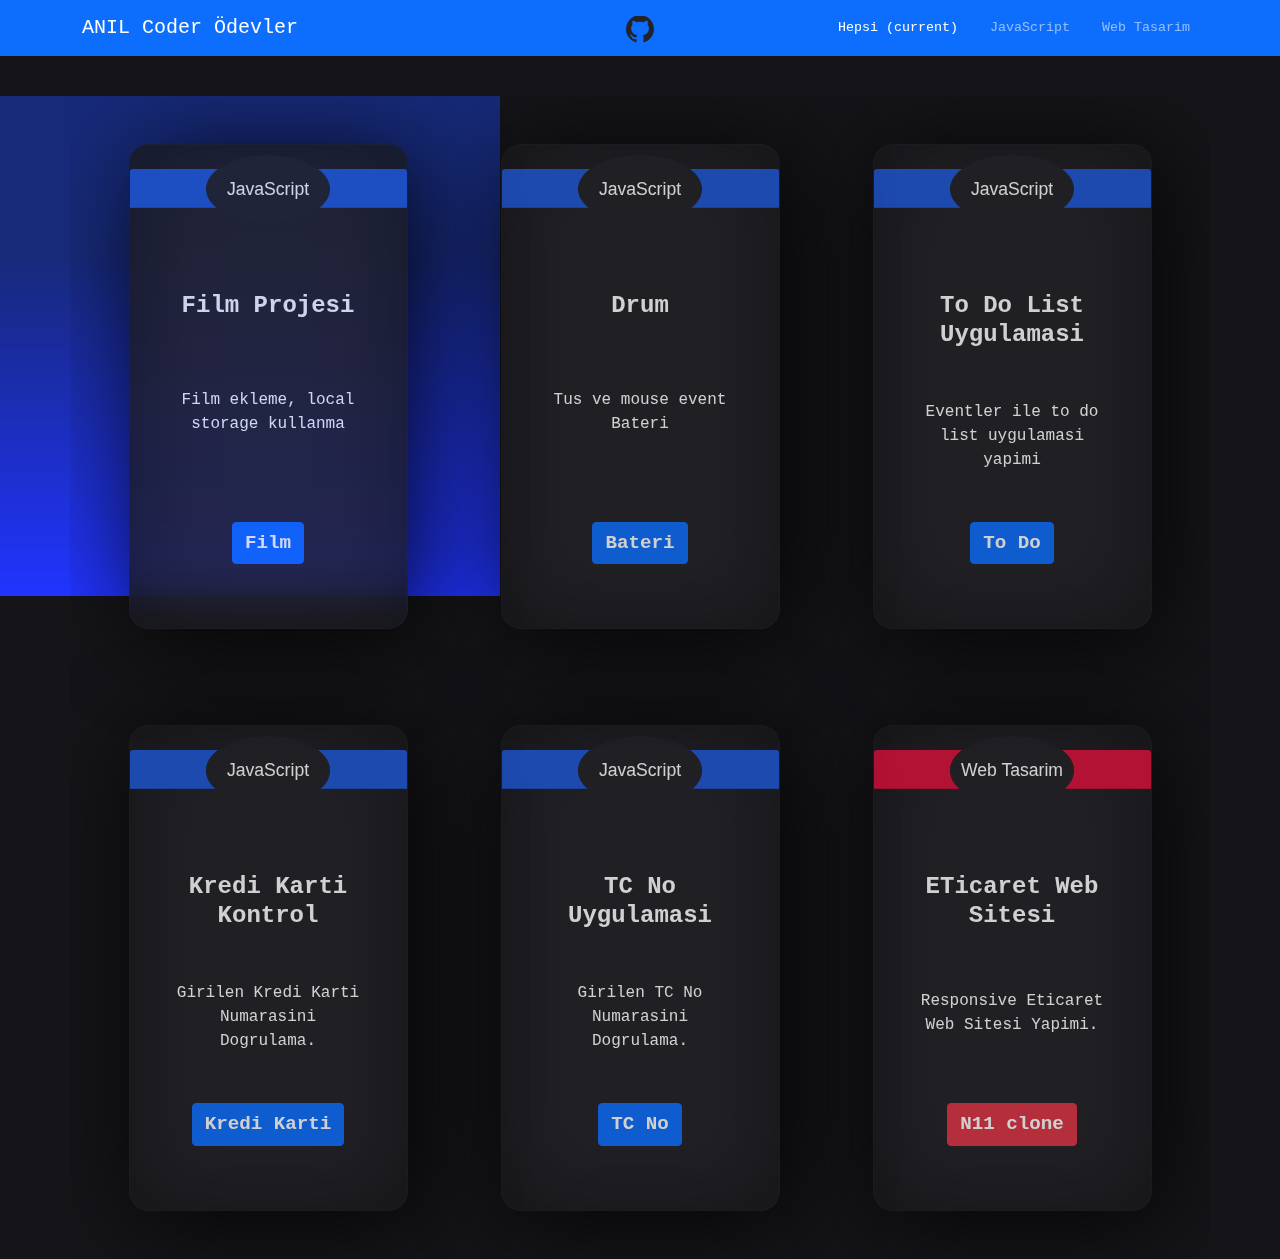
<file: index.html>
<!DOCTYPE html>
<html lang="en">

<head>
    <meta charset="UTF-8">
    <meta http-equiv="X-UA-Compatible" content="IE=edge">
    <meta name="viewport" content="width=device-width, initial-scale=1.0">
    <title>Document</title>
    <link rel="stylesheet" href="css/blob.css">

    <link rel="stylesheet" href="css/bootstrap.css">

    <link rel="stylesheet" href="css/site.css">
    <link href="https://cdn.jsdelivr.net/npm/bootstrap-icons@1.5.0/font/bootstrap-icons.css" rel="stylesheet" />

</head>

<body>


    <!-- NAVBAR -->
    <div class="bg-primary navigate">
        <nav class="navbar container navbar-expand-lg navbar-dark bg-primary navigate">
            <a class="navbar-brand" href="#">ANIL Coder Ödevler</a>
            <button class="navbar-toggler" type="button" data-bs-toggle="collapse" data-bs-target="#navbarNavAltMarkup"
                aria-controls="navbarNavAltMarkup" aria-expanded="false" aria-label="Toggle navigation">
                <span class="navbar-toggler-icon"></span>
            </button>

            <div class="collapse navbar-collapse justify-content-end" id="navbarNavAltMarkup">
                <div class="navbar-nav ">
                    <a class="nav-item ms-3 nav-link active" onclick="hepsi()" href="#">Hepsi <span
                            class="sr-only">(current)</span></a>
                    <a class="nav-item ms-3 nav-link" onclick="jscript()" href="#">JavaScript</a>
                    <a class="nav-item ms-3 nav-link" onclick="webtasarim()" href="#">Web Tasarim</a>
                </div>
            </div>
        </nav>
    </div>
    <div class="container github ">
        <a class="d-flex justify-content-center" href="https://github.com/orgey/Anil"><i
                class="bi bi-github git fs-3"></i></a>
    </div>
    <div class="position-absolute">
        <div class="blob">
        </div>

    </div>



    <div class="container ">
        <div class="d-flex flex-row-reverse flex-wrap-reverse justify-content-around ">
            <div class="card box text-center col-8 col-md-5 col-lg-3 my-5 mx-4 webtasarim">
                <p class="card-header"></p>
                <div class="card-body d-flex flex-wrap justify-content-around my-5 mx-4">
                    <h4 class="card-title">ETicaret Web Sitesi</h4>
                    <p class="card-text">Responsive Eticaret Web Sitesi Yapimi. </p>
                    <a href="pages/eticaret.html" class="btn btn-danger row align-self-end">N11 clone</a>
                </div>
            </div>
            <div class="card box text-center col-8 col-md-5 col-lg-3 my-5 mx-4 javascript">
                <p class="card-header data-tilt"></p>
                <div class="card-body d-flex flex-wrap justify-content-around my-5 mx-4 ">
                    <h4 class="card-title">TC No Uygulamasi</h4>
                    <p class="card-text">Girilen TC No Numarasini Dogrulama.</p>
                    <a href="pages/TCNo.html" class="btn btn-primary row align-self-end">TC No</a>

                </div>
            </div>

            <div class="card box text-center col-8 col-md-5 col-lg-3 my-5 mx-4 javascript">
                <p class="card-header"></p>
                <div href="pages/kredikarti.html" class="card-body d-flex flex-wrap justify-content-around my-5 mx-4">
                    <h4 class="card-title">Kredi Karti Kontrol</h4>

                    <p class="card-text">Girilen Kredi Karti Numarasini Dogrulama.</p>
                    <a href="pages/kredikarti.html" class="btn btn-primary row align-self-end">Kredi Karti</a>
                </div>
            </div>
            <div class="card box text-center col-8 col-md-5 col-lg-3 my-5 mx-4 javascript">
                <p class="card-header"></p>
                <div class="card-body d-flex flex-wrap justify-content-around my-5 mx-4">
                    <h4 class="card-title">To Do List Uygulamasi</h4>
                    <p class="card-text">Eventler ile to do list uygulamasi yapimi</p>
                    <a href="pages/todo.html" class="btn btn-primary row align-self-end">To Do</a>
                </div>
            </div>
            <div class="card box text-center col-8 col-md-5 col-lg-3 my-5 mx-4 javascript">
                <p class="card-header"></p>
                <div class="card-body d-flex flex-wrap justify-content-around my-5 mx-4">
                    <h4 class="card-title">Drum</h4>
                    <p class="card-text">Tus ve mouse event Bateri</p>
                    <a href="pages/drum.html" class="btn btn-primary row align-self-end">Bateri</a>
                </div>
            </div>
            <div class="card box text-center col-8 col-md-5 col-lg-3 my-5 mx-4 javascript">
                <p class="card-header"></p>
                <div class="card-body d-flex flex-wrap justify-content-around my-5 mx-4">
                    <h4 class="card-title">Film Projesi</h4>
                    <p class="card-text">Film ekleme, local storage kullanma</p>
                    <a href="pages/film.html" class="btn btn-primary row align-self-end">Film</a>
                </div>
            </div>


        </div>
    </div>
    </div>
    </div>


    <script src="js/index.js"></script>
    <script src="https://cdn.jsdelivr.net/npm/bootstrap@5.2.0-beta1/dist/js/bootstrap.min.js"
        integrity="sha384-kjU+l4N0Yf4ZOJErLsIcvOU2qSb74wXpOhqTvwVx3OElZRweTnQ6d31fXEoRD1Jy"
        crossorigin="anonymous"></script>
</body>

</html>
</file>
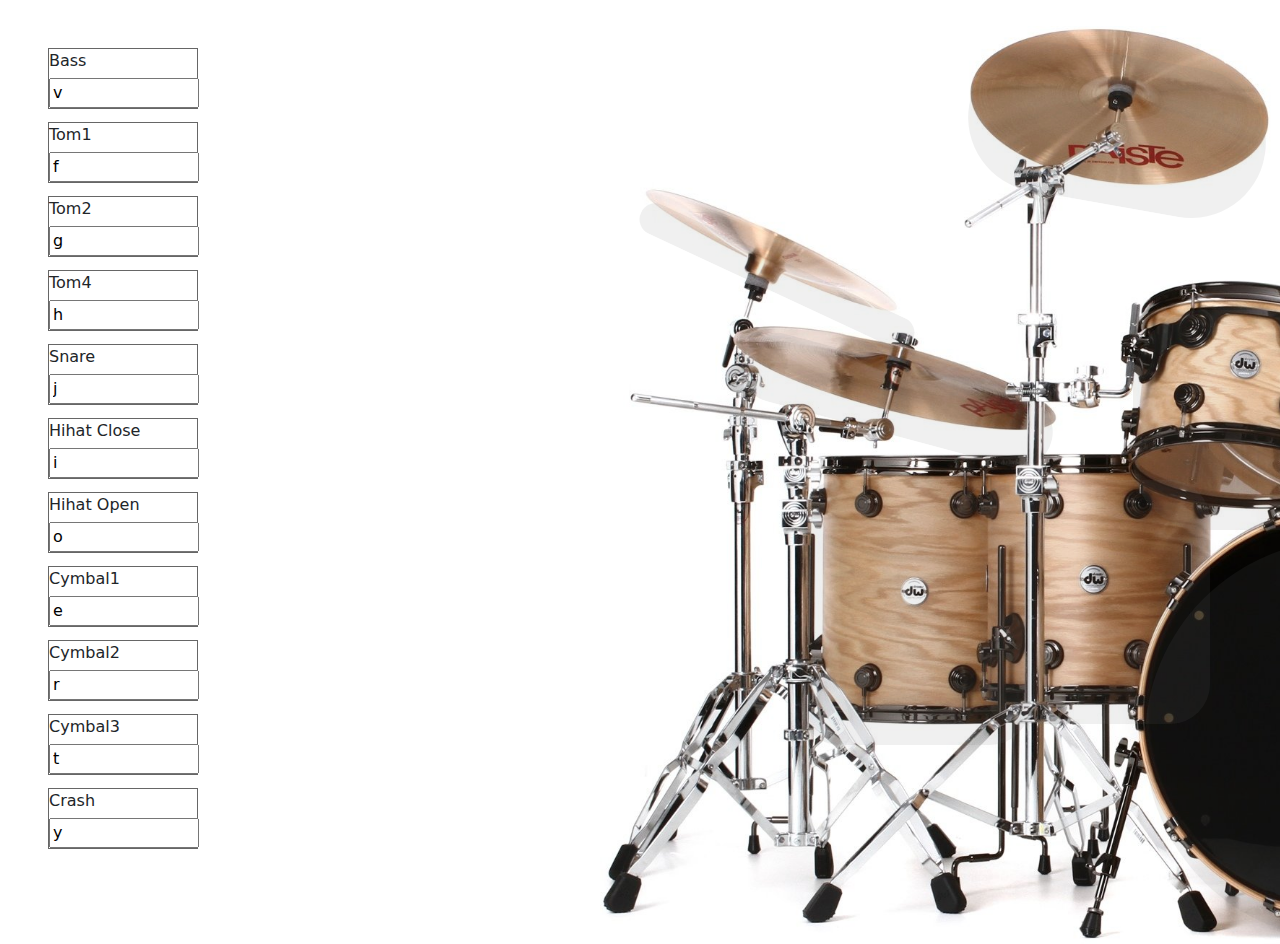
<file: pages/drum.html>
<!DOCTYPE html>
<html lang="en">

<head>
    <meta charset="UTF-8">
    <meta http-equiv="X-UA-Compatible" content="IE=edge">
    <meta name="viewport" content="width=device-width, initial-scale=1.0">
    <title>To Do</title>
    <link href="https://cdn.jsdelivr.net/npm/bootstrap-icons@1.5.0/font/bootstrap-icons.css" rel="stylesheet" />
    <link rel="stylesheet" href="../css/bootstrap.css">
    <link rel="stylesheet" href="../css/drum.css">
</head>

<body>


    <img id="imgDrum" src="../img/Drum/drum.jpg" alt="">
    <button id="bass" onclick="Play('bass')" onclick="Play(bass)" class="drums"></button>
    <button id="tom1" onclick="Play('tom1')" class="drums"></button>
    <button id="tom2" onclick="Play('tom2')" class="drums"></button>
    <button id="tom3" onclick="Play('tom3')" class="drums"></button>
    <button id="tom4" onclick="Play('tom4')" class="drums"></button>
    <button id="snare" onclick="Play('snare')" class="drums"></button>
    <button id="hihattop" class="hihatclose drums" onclick="Play(hihattop.classList)"></button>
    <button id="hihatbot" class="hihatclose drums" onclick="Play(hihattop.classList)"></button>
    <button id="cymbal1" onclick="Play('cymbal1')" class="drums"></button>
    <button id="cymbal2" onclick="Play('cymbal2')" class="drums"></button>
    <button id="cymbal3" onclick="Play('cymbal3')" class="drums"></button>
    <button id="crash" onclick="Play('crash')" class="drums"></button>
    <button id="hihatdurum" onclick="hihatDurum(hihattop.classList)">Hihat Close</button>
    <div class="keymap ms-5 pt-5">
        <div class="box">
            <p>Bass</p>
            <input id="basskey" class="tuslar" type="text" value="v" maxlength="1" >
        </div>
        <div class="box">
            <p>Tom1</p>
            <input id="tom1key" class="tuslar" type="text" value="f" maxlength="1">
        </div>
        <div class="box">
            <p>Tom2</p>
            <input id="tom2key" class="tuslar" type="text" value="g" maxlength="1">
        </div>
        <div class="box">
            <p>Tom4</p>
            <input id="tom4key" class="tuslar" type="text" value="h" maxlength="1">
        </div>
        <div class="box">
            <p>Snare</p>
            <input id="snarekey" class="tuslar" type="text" value="j" maxlength="1">
        </div>
        <div class="box">
            <p>Hihat Close</p>
            <input id="hihatclose drumskey" class="tuslar" type="text" value="i" maxlength="1">
        </div>
        <div class="box">
            <p>Hihat Open</p>
            <input id="hihatopen drumskey" class="tuslar" type="text" value="o" maxlength="1">
        </div>
        <div class="box">
            <p>Cymbal1</p>
            <input id="cymbal1key" class="tuslar" type="text" value="e" maxlength="1">
        </div>
        <div class="box">
            <p>Cymbal2</p>
            <input id="cymbal2key" class="tuslar" type="text" value="r" maxlength="1">
        </div>
        <div class="box">
            <p>Cymbal3</p>
            <input id="cymbal3key" class="tuslar" type="text" value="t" maxlength="1">
        </div>
        <div class="box">
            <p>Crash</p>
            <input id="crashkey" class="tuslar" type="text" value="y" maxlength="1">
        </div>









    </div>

    <script src="../js/drum.js"></script>
    <script src="https://cdn.jsdelivr.net/npm/bootstrap@5.2.0-beta1/dist/js/bootstrap.min.js"
        integrity="sha384-kjU+l4N0Yf4ZOJErLsIcvOU2qSb74wXpOhqTvwVx3OElZRweTnQ6d31fXEoRD1Jy"
        crossorigin="anonymous"></script>
</body>

</html>
</file>
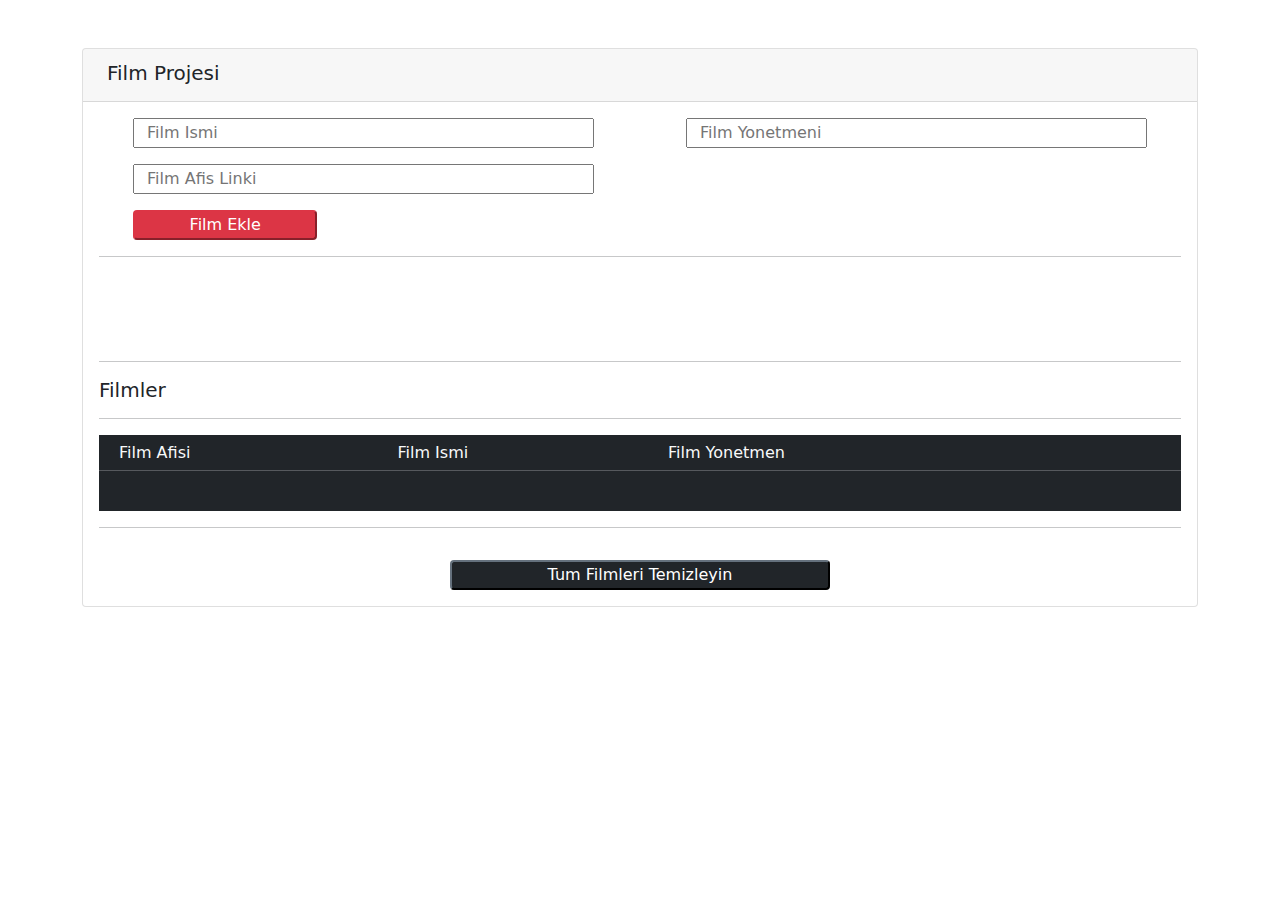
<file: pages/film.html>
<!DOCTYPE html>
<html lang="en">
  <head>
    <meta charset="UTF-8" />
    <meta http-equiv="X-UA-Compatible" content="IE=edge" />
    <meta name="viewport" content="width=device-width, initial-scale=1.0" />
    <title>Film Projesi</title>
    <link rel="stylesheet" href="../css/bootstrap.css" />
    <link
      href="https://cdn.jsdelivr.net/npm/bootstrap-icons@1.5.0/font/bootstrap-icons.css"
      rel="stylesheet"
    />
    <link rel="stylesheet" href="../css/film.css">
  </head>
  <body>
    <div class="container mt-5">
      <div class="card">
        <div class="card-header p-2">
          <h5 class="ms-3 mt-1">Film Projesi</h5>
        </div>
        <div class="card-body">
          <div class="row justify-content-around">
            <input
              class="col-5"
              id="isim"
              type="text"
              placeholder="Film Ismi"
            />
            <input
              id="yonetmen"
              class="col-5"
              placeholder="Film Yonetmeni"
              type="text"
            />
          </div>
          <div class="row justify-content-around mt-3">
            <input
              id="afis"
              class="col-5"
              placeholder="Film Afis Linki"
              type="text"
            />
            <div class="col-5"></div>
          </div>
          <div class="row justify-content-around mt-3">
            <button class="col-2 btn-danger rounded" onclick="kaydet()">
              Film Ekle
            </button>
            <div class="col-8"></div>
          </div>

          <hr />
          <br /><br /><br />
          <hr />
          <h5>Filmler</h5>
          <hr />
          <div class="container bg-dark text-light">
            <div class="row py-2 ">
              <h6 class="col-3 mx-2">Film Afisi</h6>
              <h6 class="col-3">Film Ismi</h6>
              <h6 class="col-3">Film Yonetmen</h6>
              <hr>
            </div>
            <div id="filmlerBody" class="filmler row py-2">
              </div>
            
            
            

            </div>
            <hr />
          </div>
          
          <div class="row justify-content-center"><button class="btn-dark col-4 rounded mb-3 " onclick="clearLS()">
            Tum Filmleri Temizleyin
          </button></div>
          
        </div>
      </div>
    </div>
    <script src="../js/film.js"></script>
    <script
      src="https://cdn.jsdelivr.net/npm/@popperjs/core@2.11.5/dist/umd/popper.min.js"
      integrity="sha384-Xe+8cL9oJa6tN/veChSP7q+mnSPaj5Bcu9mPX5F5xIGE0DVittaqT5lorf0EI7Vk"
      crossorigin="anonymous"
    ></script>
    <script
      src="https://cdn.jsdelivr.net/npm/bootstrap@5.2.0-beta1/dist/js/bootstrap.min.js"
      integrity="sha384-kjU+l4N0Yf4ZOJErLsIcvOU2qSb74wXpOhqTvwVx3OElZRweTnQ6d31fXEoRD1Jy"
      crossorigin="anonymous"
    ></script>
  </body>
</html>
</file>
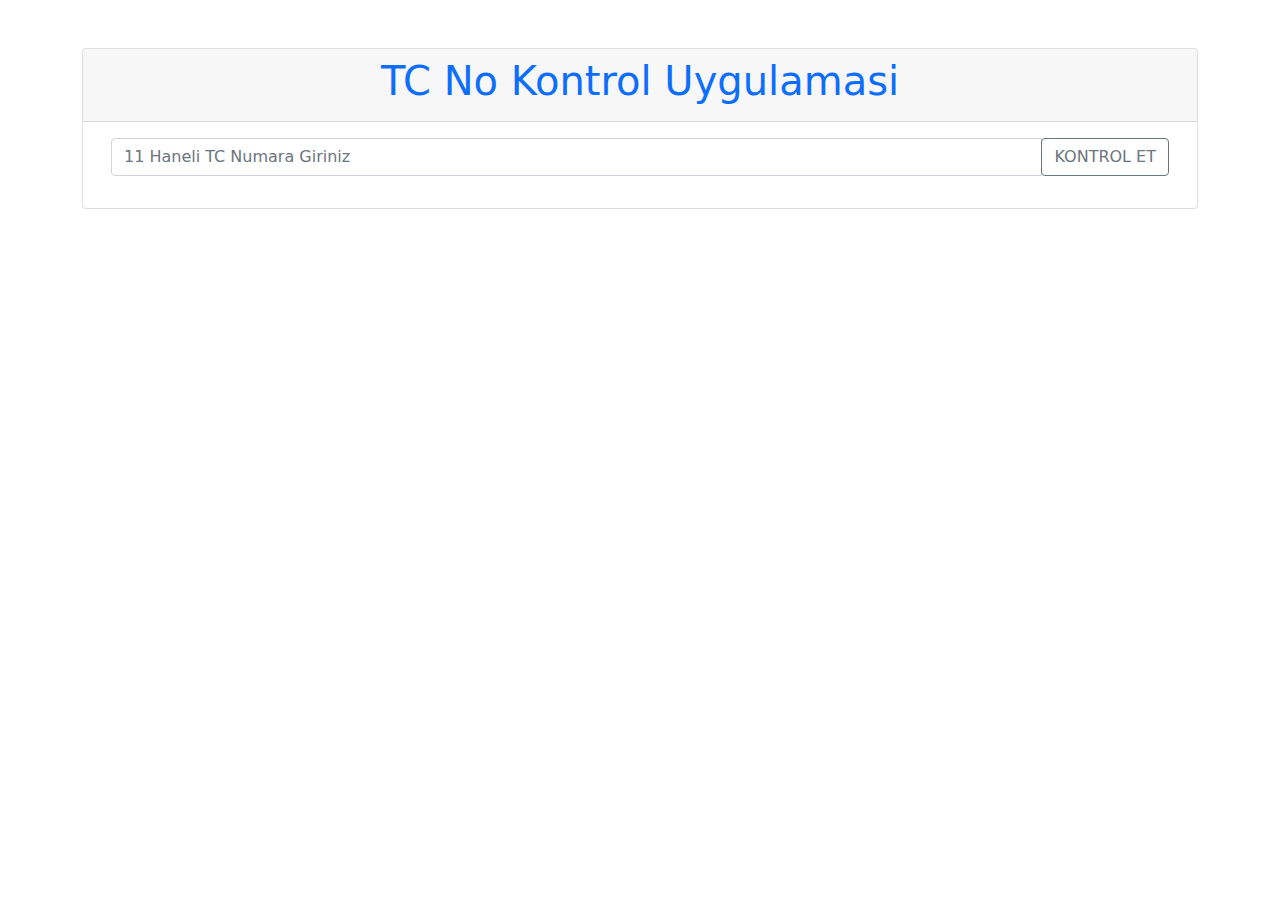
<file: pages/TCNo.html>
<!DOCTYPE html>
<html lang="en">

<head>
    <meta charset="UTF-8">
    <meta http-equiv="X-UA-Compatible" content="IE=edge">
    <meta name="viewport" content="width=device-width, initial-scale=1.0">
    <title>TC No Kontrol</title>
    <link rel="stylesheet" href="../css/bootstrap.css">

</head>

<body>
    <div class="container mt-5 mb-5">
        <div class="card text-center">
            <div class="card-header">
                <h1 class="text-primary">TC No Kontrol Uygulamasi</h1>
            </div>
            <div class="card-body ">
                <div class="container">
                    <div class="input-group mb-3">
                        <input id="tcnumara" type="number" class="form-control"
                            placeholder="11 Haneli TC Numara Giriniz" aria-label="Recipient's username"
                            aria-describedby="basic-addon2">
                        <div class="input-group-append">
                            <button class="btn btn-outline-secondary" type="button" data-toggle="modal"
                                data-target="#modalekle" onclick="kontrol()">KONTROL
                                ET</button>
                        </div>
                    </div>
                </div>

            </div>
        </div>
    </div>

    <!-- Modal -->
    <div class="modal fade" id="modalekle" tabindex="-1" role="dialog" aria-labelledby="exampleModalLongTitle"
        aria-hidden="true">
        <div class="modal-dialog" role="document">
            <div class="modal-content">
                <div class="modal-header">
                    <h5 class="modal-title" id="ModalLongTitle">Modal title</h5>
                    <button type="button" class="close" data-dismiss="modal" aria-label="Close">
                        <span aria-hidden="true">&times;</span>
                    </button>
                </div>
                <div class="modal-body" id="ModalBody">

                </div>
                <div class="modal-footer">

                    <button type="button" class="btn btn-primary" data-dismiss="modal">Tekrar Dene</button>
                </div>
            </div>
        </div>
    </div>

   


    <script src="../js/tcno.js"></script>
    <script src="https://code.jquery.com/jquery-3.2.1.slim.min.js"
        integrity="sha384-KJ3o2DKtIkvYIK3UENzmM7KCkRr/rE9/Qpg6aAZGJwFDMVNA/GpGFF93hXpG5KkN"
        crossorigin="anonymous"></script>
    <script src="https://cdn.jsdelivr.net/npm/popper.js@1.12.9/dist/umd/popper.min.js"
        integrity="sha384-ApNbgh9B+Y1QKtv3Rn7W3mgPxhU9K/ScQsAP7hUibX39j7fakFPskvXusvfa0b4Q"
        crossorigin="anonymous"></script>
    <script src="https://cdn.jsdelivr.net/npm/bootstrap@4.0.0/dist/js/bootstrap.min.js"
        integrity="sha384-JZR6Spejh4U02d8jOt6vLEHfe/JQGiRRSQQxSfFWpi1MquVdAyjUar5+76PVCmYl"
        crossorigin="anonymous"></script>
</body>


</html>
</file>
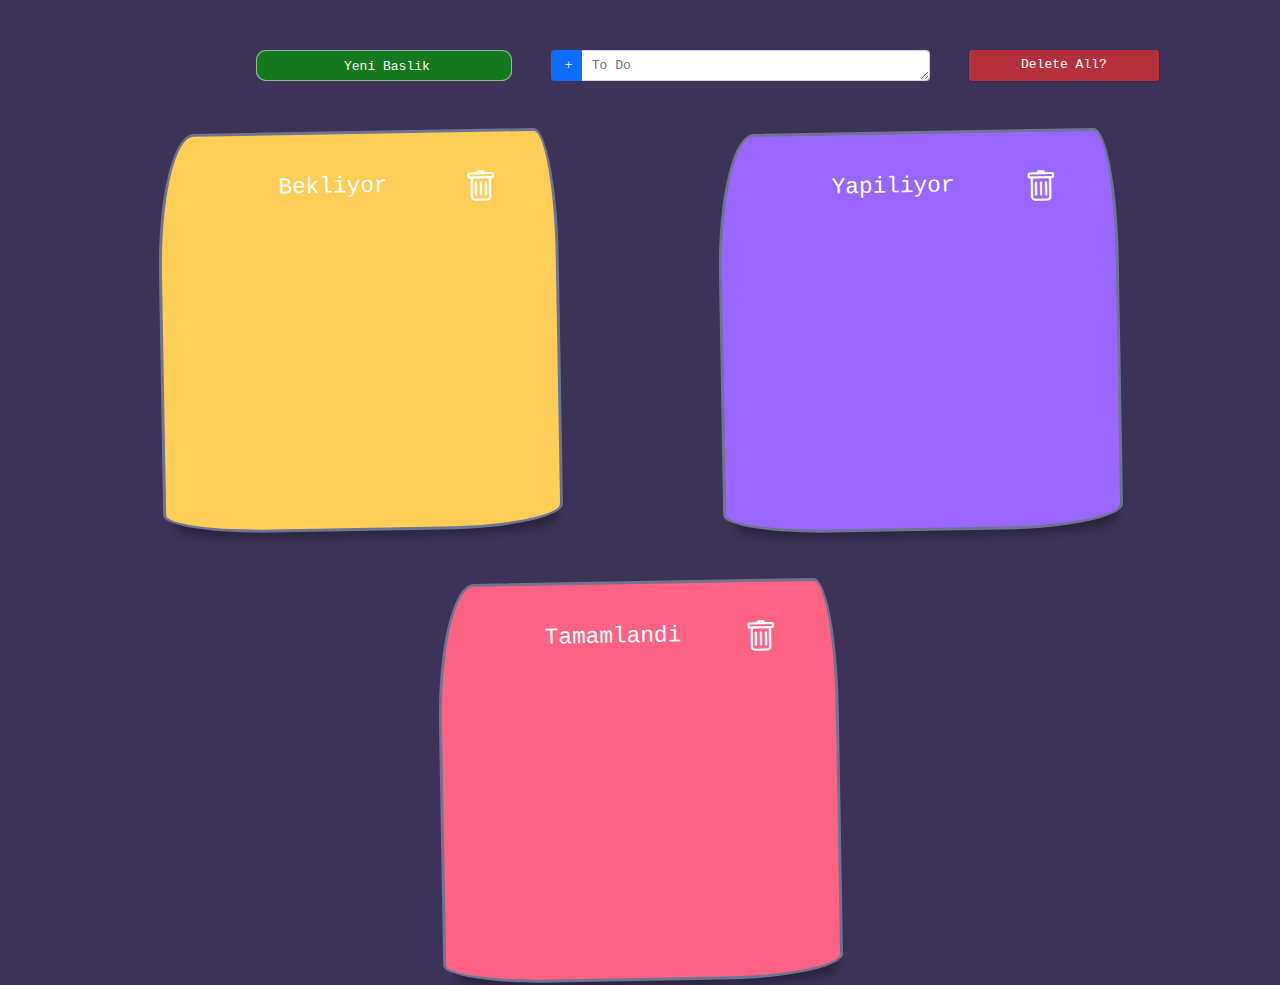
<file: pages/todo.html>
<!DOCTYPE html>
<html lang="en">

<head>
    <meta charset="UTF-8">
    <meta http-equiv="X-UA-Compatible" content="IE=edge">
    <meta name="viewport" content="width=device-width, initial-scale=1.0">
    <title>To Do</title>
    <link rel="stylesheet" href="../css/bootstrap.css">
    <link rel="stylesheet" href="../css/todo.css">
    <link rel="stylesheet" href="../css/border.css">
    <link rel="stylesheet" href="../css/btn.css">

    <link href="https://cdn.jsdelivr.net/npm/bootstrap-icons@1.5.0/font/bootstrap-icons.css" rel="stylesheet" />

</head>

<body>

    <div
        class="container butonlar d-flex flex-wrap flex-md-nowrap justify-content-center justify-content-lg-between ps-0">

        <button id="baslikEkleme" class="btnadd btn-two border-0 col-12 col-lg-3 mw-100" data-bs-toggle="modal"
            data-bs-target="#modal-goster"><span>Yeni Baslik</span></button>

        <div class="input-group ekle 2-100 col-12 col-lg-3 my-5 my-lg-0 mx-0 mx-lg-5">
            <button class="btn btn-primary text-light" type="button" id="todoekle"><i
                    class="bi bi-plus fs-6 fw-bold"></i></button>
            <textarea id="todoyazi" class="form-control" aria-label="To Do Yeni Gorev Ekle"
                placeholder="To Do"></textarea>
        </div>
        <div class="buttonHover col-12 col-lg-3" id="sil">
            <p class="btnText">Delete All?</p>
            <div class="btnTwo">
                <p class="btnText2">Sure?!</p>
            </div>
        </div>
    </div>

    <div id="todos"
        class="container d-flex flex-wrap todo text-white justify-content-center justify-content-lg-around">
    </div>

    <div id="modal-goster" class="modal" tabindex="-1" role="dialog">
        <div class="modal-dialog" role="document">
            <div class="modal-content">
                <div class="modal-header">
                    <h5 class="modal-title">Yeni Eklenecek Baslik</h5>
                    <button type="button" class="close" data-bs-dismiss="modal" aria-label="Close">
                        <span aria-hidden="true">&times;</span>
                    </button>
                </div>
                <div class="modal-body">
                    <textarea id="baslikyazi" class="form-control" aria-label="eklenecekBaslik"
                        placeholder="Yeni Eklenecek Basligi Girin"></textarea>
                </div>
                <div class="colors container text-center mt-3">
                    <h4>Renk Secin</h4>
                    <div class="row  justify-content-between my-3 mx-2">
                        <div class="color" onclick='renkaktif(id)' id="color0"></div>
                        <div class="color" onclick='renkaktif(id)' id="color1"></div>
                        <div class="color" onclick='renkaktif(id)' id="color2"></div>
                        <div class="color" onclick='renkaktif(id)' id="color3"></div>
                        <div class="color" onclick='renkaktif(id)' id="color4"></div>
                    </div>
                    <div class="row justify-content-between my-3 mx-2">
                        <div class="color" onclick='renkaktif(id)' id=" color5"></div>
                        <div class="color" onclick='renkaktif(id)' id=" color6"></div>
                        <div class="color" onclick='renkaktif(id)' id=" color7"></div>
                        <div class="color" onclick='renkaktif(id)' id=" color8"></div>
                        <div class="color" onclick='renkaktif(id)' id=" color9"></div>
                    </div>
                    <div class="row justify-content-between">

                    </div>


                </div>

                <div class="modal-footer">
                    <button type="button" class="btn btn-primary" id="save">Save changes</button>
                    <button type="button" class="btn btn-secondary" data-bs-dismiss="modal">Close</button>
                </div>
            </div>
        </div>
    </div>

    <script src="https://cdn.jsdelivr.net/npm/bootstrap@5.2.0-beta1/dist/js/bootstrap.min.js"
        integrity="sha384-kjU+l4N0Yf4ZOJErLsIcvOU2qSb74wXpOhqTvwVx3OElZRweTnQ6d31fXEoRD1Jy"
        crossorigin="anonymous"></script>
    <script src="../js/todo.js"></script>
</body>

</html>
</file>
<file: css/blob.css>
* {
	box-sizing: border-box;
	margin: 0;
	padding: 0;
	font-family: "Nunito", sans-serif;
}

body {
  background: #1f1f47
}

.container {
  min-height: 100vh;
  width: 100%;
  display: flex;
  justify-content: center;
  align-items: center;
  position: relative;
  overflow: hidden;
}

.card {
  width: 400px;
  min-height: 250px;
  background: rgba( 255, 255, 255, 0.15 );
  box-shadow: 0 8px 32px 0 rgba( 31, 38, 135, 0.37 );
  backdrop-filter: blur( 18px );
  -webkit-backdrop-filter: blur( 18px );
  border: 1px solid rgba( 255, 255, 255, 0.18 );
  border-radius: 1rem;
  padding: 1.5rem;
  z-index: 10;
  color: whitesmoke;
}

.title {
  font-size: 2.2rem;
  margin-bottom: 1rem;
}

.subtitle {
  font-size: 1rem;
  margin-bottom: 2rem;
}

.btn {
  background: none;
  border: none;
  text-align: center;
  font-size: 1rem;
  color: whitesmoke;
  background-color: #fa709a;
  padding: 0.8rem 1.8rem;
  border-radius: 2rem;
  cursor: pointer;
}

.blob {
  position: absolute;
  width: 500px;
  height: 500px;
  background: linear-gradient(
    180deg,
    rgba(47, 184, 255,0.42) 31.77%,
    #5c9df1 100%
  );
  mix-blend-mode: color-dodge;
  -webkit-animation: move 25s infinite alternate;
          animation: move 25s infinite alternate;
  transition: 1s cubic-bezier(0.07, 0.8, 0.16, 1);
}

.blob:hover {
  width: 520px;
  height: 520px;
  -webkit-filter: blur(30px);
          filter: blur(30px);
  box-shadow:
    inset 0 0 0 5px rgba(255,255,255, 0.6),
    inset 100px 100px 0 0px #fa709a,
    inset 200px 200px 0 0px #784ba8,
    inset 300px 300px 0 0px #2b86c5;
}

@-webkit-keyframes move {
  from {
    transform: translate(-100px, -50px) rotate(-90deg);
    border-radius: 24% 76% 35% 65% / 27% 36% 64% 73%;
  }

  to {
    transform: translate(500px, 100px) rotate(-10deg);
    border-radius: 76% 24% 33% 67% / 68% 55% 45% 32%;
  }
}

@keyframes move {
  from {
    transform: translate(-100px, -50px) rotate(-90deg);
    border-radius: 24% 76% 35% 65% / 27% 36% 64% 73%;
  }

  to {
    transform: translate(1500px, 600px) rotate(-10deg);
    border-radius: 76% 24% 33% 67% / 68% 55% 45% 32%;
  }
}
a:hover{
  transform: scale(1.1);
  transition: 0.1s
}
</file>
<file: css/site.css>
* {
    font-family: Courier;
}

body {
    background: #151418;
}

.square {

    width: 450px;
    height: 450px;
    background: #2058d5;
    position: fixed;
    transform: rotate(45deg);
    margin-left: -600px;
    z-index: -1;
    border-radius: 40%;
    margin-top: 50px;
    opacity: 0.5;

}

.square2 {

    margin-left: 900px;
    transform: rotate(45deg) scale(0.1);
}

.square3 {

    margin-top: 200px;
    margin-left: 200px;
    transform: rotate(15deg) scale(0.05);
    background: #DB123C;
}

.square4 {
    background: #313030;
    margin-left: 85rem;
    margin-top: 100px;
    transform: rotate(25deg) scale(0.5);
    border-radius: 35%;

}

.square5 {
    background: #DB123C;
    margin-left: 45rem;
    margin-top: 1000px;
    transform: rotate(145deg) scale(0.5);
    border-radius: 35%;
}

.bot1 {
    margin-top: 800px;
    width: 4650px;
    height: 1900px;
    margin-left: -900px;
    transform: rotate(15deg);
    border-radius: 70%;
    background: #313030;

}

.card {
    border-radius: 20px;
    opacity: 0.8;
    box-shadow: 0 6px 10px rgba(0, 0, 0, .08), 0 0 6px rgba(0, 0, 0, .05);
    transition: .3s transform cubic-bezier(.155, 1.105, .295, 1.12), .3s box-shadow, .3s -webkit-transform cubic-bezier(.155, 1.105, .295, 1.12);
    position: relative;
    background: #242329;
    color: white;
}

.card:hover {
    transform: scale(1.05);
    box-shadow: 0 10px 20px rgba(0, 0, 0, .12), 0 4px 8px rgba(0, 0, 0, .06);
    opacity: 1;

}

.btn:hover {
    transform: scale(1.05);
    box-shadow: 0 10px 20px rgba(0, 0, 0, .12), 0 4px 8px rgba(0, 0, 0, .06);
}

.card-header {
    background-color: #DB123C;
    color: gainsboro;
    font-weight: bold;
    padding-bottom: 30px;
    margin-bottom: 20px;
    margin-top: 24px;
}

.javascript>.card-header {
    background-color: #2058d5;
}

.circle {
    max-width: 45%;
    max-height: 100%;
    padding-top: 20px;
    padding-bottom: 20px;
    border: 1px solid #242329;
    border-radius: 100%;
    background: #242329;
    margin: 10px auto auto auto;
    left: 0;
    right: 0;
    font-size: 1.1rem;
    font-family: 'Trebuchet MS', sans-serif;
}

.card-title {
    margin-bottom: 50px;
    font-weight: bold;

}

.card-text {
    margin-bottom: 50px;
}

.btn {
    transition: .5s transform cubic-bezier(.155, 1.105, .295, 1.12), .3s box-shadow, .3s -webkit-transform cubic-bezier(.155, 1.105, .295, 1.12);

    font-weight: bold;
    font-size: larger;
}

.nav-link {
    font-size: smaller;

}
.nav-link:hover {
    transform: scale(1.05);

}

.git {
    color: #242329;
    z-index: 1;
    margin-top: -45px;

}

.git:hover {
  
    transform: scale(1.05);
    
}
.github{
min-height: 5rem;
margin-top: -2.5rem;
}
.navigate{
min-height: 1rem;}
.box{

    padding: 0px;
    font-family: 'Open Sans Condensed', sans-serif;
    transition: all linear 0.1s;	
    box-shadow: inset 0px 0px 80px 5px rgba(0,0,0,0.4), 10px 10px 100px black;

}





.box:hover:after{
    padding: 0px;

    position: absolute;
    height: 105%;
    left: -2.5%;
    top:-2.5%;
    width: 105%;
    border-radius: 20px;
    
    content: "";
    transition: all linear 0.1;
    box-shadow: 0px 0px 50px #843af3, inset 0px 0px 50px #843af3;
}

.box:hover{
    color: rgb(255, 179, 0);
    box-shadow: inset 0px 0px 80px 5px rgba(0,0,0,0);
}


a{
    z-index: 99;
}
</file>
<file: css/drum.css>
#imgDrum {
    position: absolute;
    left: 600px;
    width: 1300px;
    margin-top: 2%;
}

.drums {
    z-index: 2;
    border: solid transparent;
    background-color: #777777;
    opacity: 0.1;
}
.drums:active{
    background-color: #777777;
    opacity: 0.4;
    box-shadow: 0 5px #666;
    transform: translateY(4px);
}

#bass {
    position: absolute;
    top: 540px;
    left: 1145px;
    width: 400px;
    height: 400px;  
    border-radius: 1000px;
}
#tom1{
    position: absolute;
    top: 320px;
    left: 1370px;
    width: 180px;
    height: 200px;
    border-radius: 70px;
}
#tom2{
    position: absolute;
    top: 310px;
    left: 1133px;
    width: 220px;
    height: 220px;
    border-radius: 70px;
}
#tom3{
    position: absolute;
    top: 480px;
    left: 980px;
    width: 230px;
    height: 244px;
    border-radius: 40px;
}
#tom4{
    position: absolute;
    top: 480px;
    left: 800px;
    width: 230px;
    height: 265px;
    border-radius: 40px;
}
#snare{
    position: absolute;
    top: 315px;
    left: 1360px;
    width: 190px;
    height: 200px;
    border-radius: 70px;
}
#hihattop{
    position: absolute;
    top: 317px;
    left: 1660px;
    width: 200px;
    height: 19px;
    border-radius: 150px 150px 0 0;

}

#hihatbot{
    position: absolute;
    top: 343px;
    left: 1660px;
    width: 200px;
    height: 17px;
    border-radius:0 0 150px 150px ;

}
#cymbal1{
    position: absolute;
    top: 70px;
    left: 1432px;
    width: 260px;
    height: 120px;
    border-radius: 2240px;
    transform: rotate(-10deg);
}
#cymbal2{
    position: absolute;
    top: 55px;
    left: 967px;
    width: 300px;
    height: 150px;
    border-radius: 2240px;
    transform: rotate(10deg);
}
#cymbal3{
    position: absolute;
    top: 365px;
    left: 737px;
    width: 320px;
    height: 70px;
    border-radius: 2240px;
    transform: rotate(15deg);
}
#crash{
    position: absolute;
    top: 260px;
    left: 627px;
    width: 300px;
    height: 32px;
    border-radius: 2240px;
    transform: rotate(25deg);
}
#snare{
    position: absolute;
    top: 455px;
    left: 1410px;
    width: 235px;
    height: 124px;
    border-radius: 70px;
}
#hihatdurum{
    position: absolute;
    margin-top: 400px;
    margin-left: 1800px;
    z-index: 3;
}
.box{
    border: 1px solid #666;
    max-width: 150px;
    margin-bottom:13px;
}
input{
    max-width: 150px;
}
p{
    margin-bottom: 5px;
}
</file>
<file: css/film.css>
.sil{
    max-height: 35px;
}
</file>
<file: css/todo.css>
html,
body {
    height: 100%;
    background: #3d3358;
    font-family: monospace;
}

.basliklar {
    margin-top: 30px;

}

.todo {

    min-height: 90%;

}

.Bekliyor {
    background: #ffce56;
    min-height: 90%;
}

.Yapiliyor {
    background: #9966ff;

    min-height: 90%;
}

.Tamamlandi {
    background: #ff6384;
    min-height: 90%;
}

.form-control {
    height: 24px;
}

.cerceve {
    max-width: 400px !important;
    min-height: 400px;
}

.butonlar {
    margin-top: 50px;
    max-width: 60% !important;
    min-width: 20% !important;
}

.yenibaslik {
    background: #6ba183;
    color: antiquewhite;

}

.yenibaslik:hover {
    background: #6ba183a8;
    transition: all 0.3s;

}

.ekle {
    max-width: 50% !important;
}

#todoekle {
    max-height: 31px !important;
    max-width: 31px !important;
    align-items: center !important;
}

#sil {
    max-height: 31px;
    max-width: 60%;
    align-items: center;
}

ul {
    padding-left: 0;
}

.acikgri {
    background: #808080;
}

@import url(https://fonts.googleapis.com/css?family=Roboto:700);

#holder {
    -moz-user-select: -moz-none;
    -khtml-user-select: none;
    -webkit-user-select: none;
    background: white;
    padding: 10px;
    width: 250px;
    margin: 0 auto;
    position: relative;
    top: 50%;
    transform: translateY(-65%);
    box-shadow: 0px 3px 8px rgba(0, 0, 0, 0.25);
    border-radius: 2px;
}

.buttonHover {
    background: #b5303d;
    overflow: hidden;
    align-items: center;

    text-align: center;
    transition: .2s;
    cursor: pointer;
    border-radius: 3px;
    box-shadow: 0px 1px 2px rgba(0, 0, 0, .2);
}

.btnTwo {

    position: relative;
    width: 200px;
    height: 100px;
    margin-top: -100px;
    padding-top: 2px;
    background: #26A69A;
    left: -250px;
    transition: .3s;
    align-items: center;

}

.btnText {
    margin-top: 5px;
    margin-bottom: 5px;
    color: white;
    transition: .3s;
}

.btnText2 {
    margin-top: 72px;
    margin-right: -130px;
    color: #FFF;
}

.buttonHover:hover .btnTwo {
    /*When hovering over .button change .btnTwo*/
    left: -130px;
}

.buttonHover:hover .btnText {
    /*When hovering over .button change .btnText*/
    margin-left: 65px;
}

.buttonHover:active {
    /*Clicked and held*/
    box-shadow: 0px 5px 6px rgba(0, 0, 0, 0.3);
}

.color {
    width: 50px;
    height: 50px;
    border-radius: 25px;
    background: #26A69A;
    cursor: pointer
}

.activeRenk {

    border-style: solid;

}

i:hover {
    transform: scale(1.2);
    transition: all 0.3s;
    cursor: pointer;
}
a:hover{
    transform: scale(1.2);
    transition: all 0.3s;
    cursor: pointer;
}
</file>
<file: css/border.css>
body {
    font-family: monospace;
  }
  
  .cerceve {
    border-top-left-radius: 37px 140px;
    border-top-right-radius: 23px 130px;
    border-bottom-left-radius: 110px 19px;
    border-bottom-right-radius: 120px 24px;
  
    display: block;
    position: relative;
    border: solid 3px #6e7491;
    padding: 40px 60px;
    max-width: 800px;
    width: 70%;
    margin: 50px auto 0;
    font-size: 17px;
    line-height: 28px;
    transform: rotate(-1deg);
    box-shadow: 3px 15px 8px -10px rgba(0, 0, 0, 0.3);
    transition: all 0.13s ease-in;
  }
  
  .cerceve:hover {
    transform: translateY(-10px) rotate(1deg);
    box-shadow: 3px 15px 8px -10px rgba(0, 0, 0, 0.3);
  }
  
  .cerceve:hover .border {
    transform: translateY(4px) rotate(-5deg);
  }
  
  .border {
    position: absolute;
    transition: all 0.13s ease-in;
  }
  
  .border:before,
  .border:after {
    color: #515d9c;
    font-size: 15px;
    position: absolute;
  }
  
  .tl {
    position: absolute;
    left: -50px;
    top: -63px;
    font-weight: 600;
  }
  
  .tl:before {
    content: "37px";
    left: 120px;
    top: 30px;
  }
  
  .tl:after {
    content: "140px";
    left: 0px;
    top: 80px;
  }
  
  .tr {
    right: -50px;
    top: -63px;
    font-weight: 600;
  }
  
  .tr:before {
    content: "23px";
    left: 0;
    top: 30px;
  }
  
  .tr:after {
    content: "130px";
    left: 130px;
    top: 80px;
  }
  
  .bl {
    left: -50px;
    bottom: -71px;
    font-weight: 600;
  }
  
  .bl:before {
    content: "110px";
    left: 120px;
    top: -30px;
  }
  
  .bl:after {
    content: "19px";
    left: 0px;
    top: -90px;
  }
  
  .br {
    right: -50px;
    bottom: -63px;
    font-weight: 600;
  }
  
  .br:before {
    content: "120px";
    left: 0;
    top: -30px;
  }
  
  .br:after {
    content: "24px";
    right: -10px;
    top: -80px;
  }
  
  pre {
    background: #edeff5;
    padding: 20px;
  }
</file>
<file: css/btn.css>
@import 'https://fonts.googleapis.com/css?family=Open+Sans+Condensed:300';


.baslikEkleme{
    max-height: 31px;
    max-width: 60%;
    height: 100px;
}

.container-2:hover{
    background: transparent;
}

.btnadd {
    position: relative;
    color: rgb(0, 0, 0);
    width: 256px;
    height: 64px;
    line-height: 64px;
    transition: all 0.3s;
    
    z-index: 2;

}

span {
    position: absolute;
    margin-top: -31px !important; 
    margin-left: -40px !important; 
    transition: all 0.3s;
    transform: scale(1, 1);
    z-index: 3;
    color: #fff;
}
span:hover{
    transform: scale(1.4, 1);

}
.btnadd::before,
.btnadd::after {
    background: rgb(20, 120, 28);
    content: '';
    position: absolute;
    transition: all 0.3s;
    bottom: 0;
    left: 0;
    width: 100%;
    height: 100%;
    z-index: 1;
}

/* BTN TWO */
.btn-two{
background: transparent;
max-width: 120px;
max-height: 31px;
}
.btn-two::before,
.btn-two::after {
    content: '';
    position: absolute;

    width: 100%;
    height: 100%;
    bottom: 0;
    left: 0;
    z-index: 0;
    transition: all 0.3s;
    border: 1px solid rgba(255, 255, 255, 0.5);
    border-radius: 10px;
}

.btn-two:hover::after {
    animation-name: rotatecw;
    animation-duration: 2s;
    z-index: 0;

}

.btn-two:hover::before {
    color: #0000;
    animation-name: rotateccw;
    animation-duration: 3s;
    z-index: 0;

}

.btn-two:hover::after,
.btn-two:hover::before {
    left: 96px;
    width: 64px;
    z-index: 0;

    animation-iteration-count: infinite;
    animation-timing-function: linear;
}

@keyframes rotatecw {
    from {
        transform: rotate(0deg);
    }

    to {
        transform: rotate(360deg);
    }
}

@keyframes rotateccw {
    from {
        transform: rotate(0deg);
    }

    to {
        transform: rotate(-360deg);
    }
}
</file>
